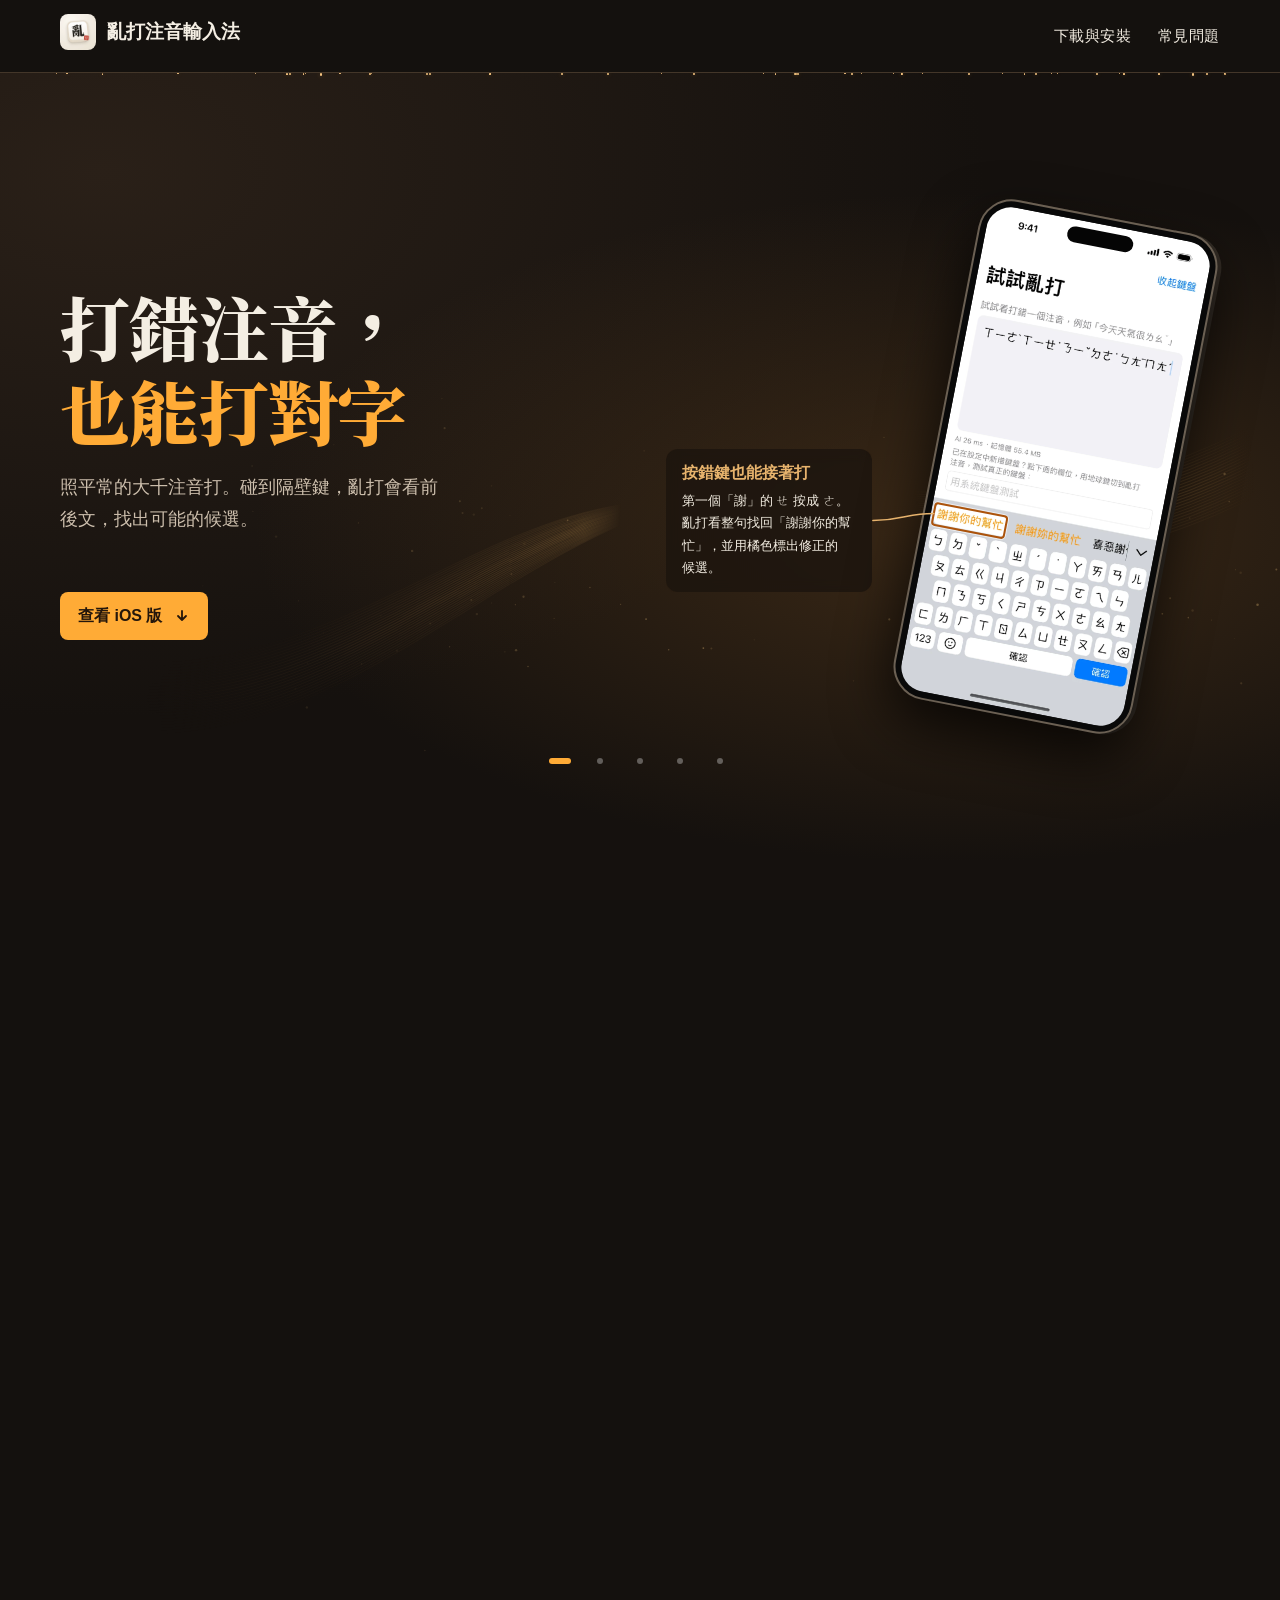
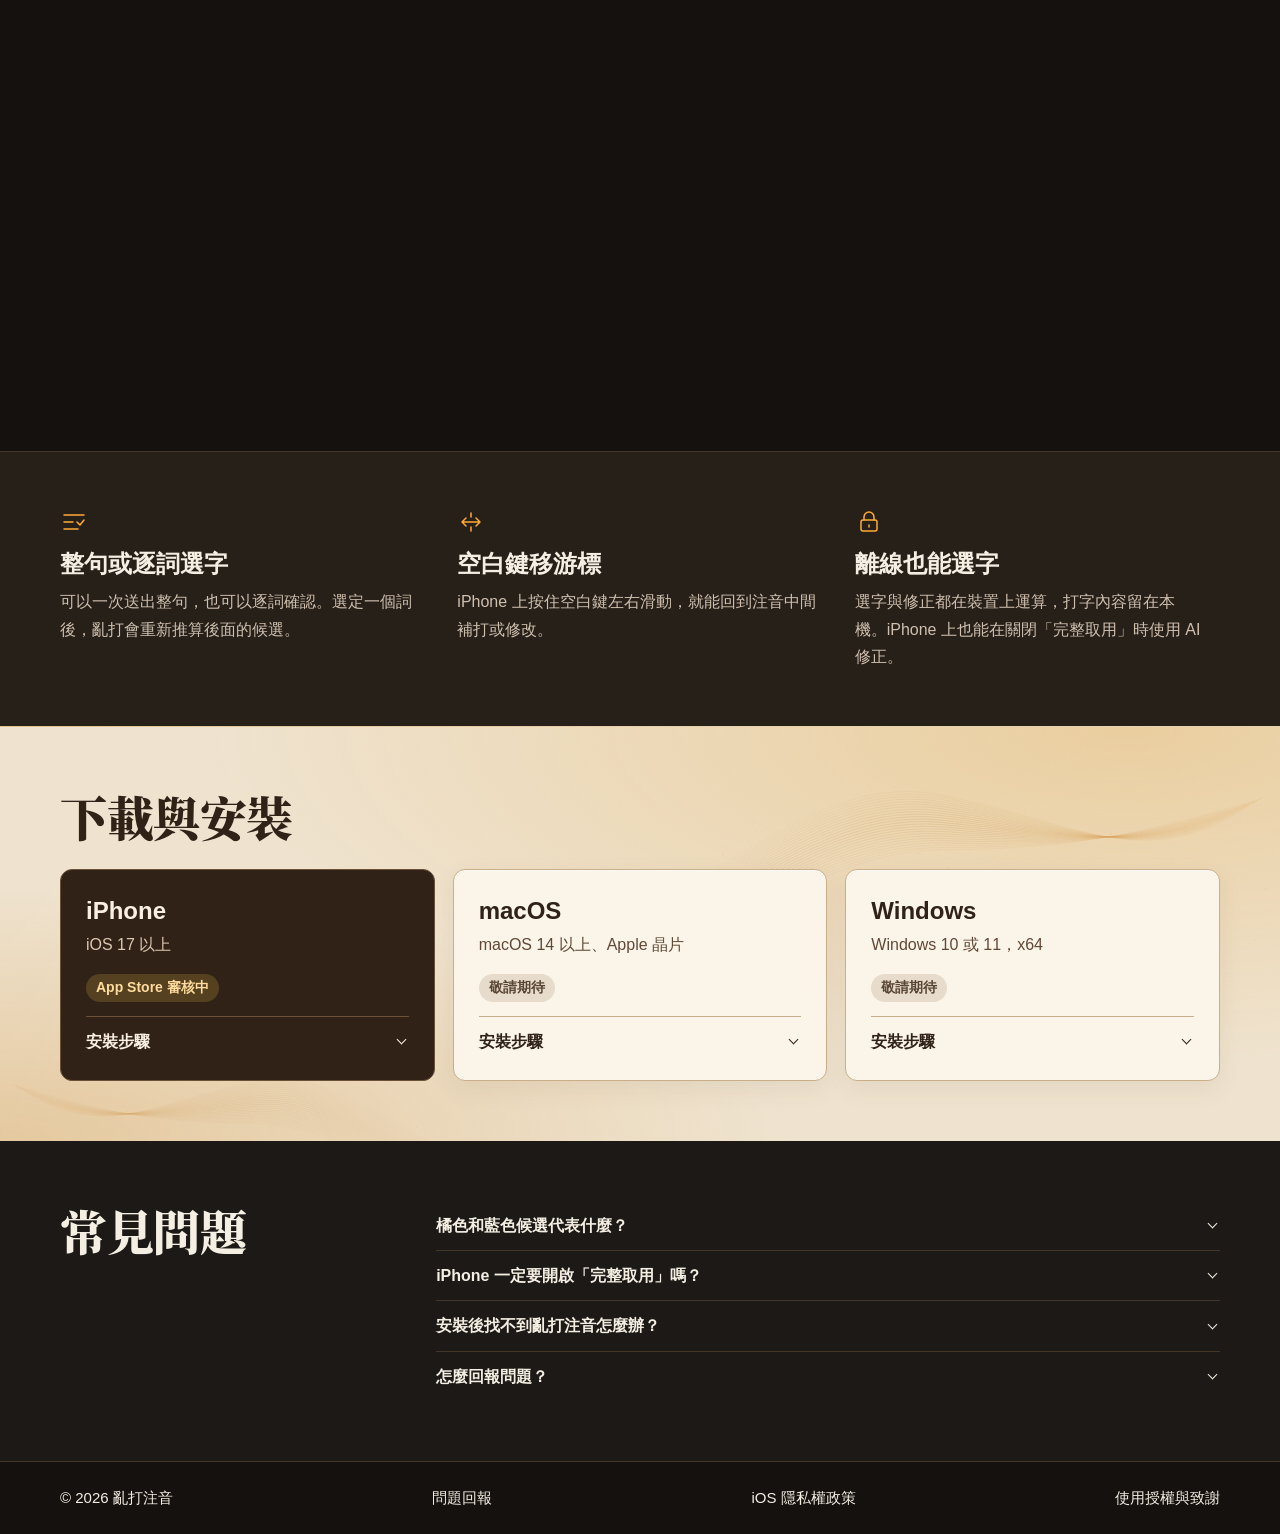
<file: index.html>
<!doctype html>
<html lang="zh-Hant-TW">
<head>
  <meta charset="utf-8">
  <meta name="viewport" content="width=device-width, initial-scale=1">
  <meta name="theme-color" content="#14110e">
  <meta name="description" content="亂打注音是給 iPhone、Mac 和 Windows 的大千注音輸入法。裝置上的 AI 協助修正按錯的注音，也可以省略聲調。">
  <meta property="og:type" content="website">
  <meta property="og:title" content="亂打注音｜打錯注音，也能打對字。">
  <meta property="og:description" content="照平常的大千注音打。按錯鍵、漏打聲調，亂打注音用裝置上的 AI 幫你找回想打的字。">
  <link rel="icon" href="assets/icon.webp" type="image/webp">
  <link rel="stylesheet" href="style.css?v=hero-swipe">
  <script src="site-config.js" defer></script>
  <script src="site.js?v=hero-ios" defer></script>
  <title>亂打注音｜打錯注音，也能打對字。</title>
</head>
<body id="top">
  <a class="skip" href="#main">跳到主要內容</a>
  <header class="top" id="site-header">
    <div class="container top-inner">
      <h1 id="site-title"><a class="brand" href="#top"><img src="assets/icon.webp" alt="" width="36" height="36">亂打注音輸入法</a></h1>
      <nav aria-label="主要導覽">
        <a href="#download">下載與安裝</a>
        <a href="#faq">常見問題</a>
      </nav>
    </div>
  </header>
  <main id="main">
    <section class="hero-band" aria-labelledby="site-title">
      <div class="hero-frame">
        <div class="hero-art" aria-hidden="true"></div>
        <div class="container hero" data-screen="typo" data-copy-side="left">
          <div class="hero-copy">
            <div id="hero-message">
              <div data-copy="typo" aria-hidden="false">
                <h2>打錯注音，<span>也能打對字</span></h2>
                <p>照平常的大千注音打。碰到隔壁鍵，亂打會看前後文，找出可能的候選。</p>
              </div>
              <div data-copy="notone" aria-hidden="true">
                <h2>省略聲調，<span>整句照樣打</span></h2>
                <p>趕著回訊息時，可以省略聲調。整句只打注音，亂打也會幫你找出候選字詞。</p>
              </div>
              <div data-copy="learned" aria-hidden="true">
                <h2>常用詞，<span>自然排前面</span></h2>
                <p>人名和口頭禪打久了，會排在同音詞前面。下次打到同樣的注音，就能更快選到。</p>
              </div>
              <div data-copy="delete" aria-hidden="true">
                <h2>連刪按成 ㄥ，<span>也能接著刪</span></h2>
                <p>連刪按偏成 ㄥ，亂打會收回誤輸的注音，接著刪字。</p>
              </div>
              <div data-copy="swipe" aria-hidden="true">
                <h2>注音和英文，<span>都能一筆滑完</span></h2>
                <p>【購買解鎖】在 iPhone 鍵盤上滑過要打的注音或字母即可選字。搭配 AI 自動糾正，打字效率大提升！</p>
              </div>
            </div>
            <a class="button" id="platform-cta" href="#iphone"><span>查看 iOS 版</span><svg class="button-icon" viewBox="0 0 16 16" aria-hidden="true"><path d="M8 3v9m-4-4 4 4 4-4"/></svg></a>
          </div>
          <figure class="gallery">
            <div class="gallery-stage" data-screen="typo">
              <aside class="gallery-note" id="gallery-note" aria-label="截圖說明">
                <div data-note="typo">
                  <h2>按錯鍵也能接著打</h2>
                  <p>第一個「謝」的 ㄝ 按成 ㄜ。亂打看整句找回「謝謝你的幫忙」，並用橘色標出修正的候選。</p>
                </div>
                <div data-note="notone" hidden>
                  <h2>聲調來不及打也能選字</h2>
                  <p>只打「ㄋㄧㄏㄠ」，候選裡就有「你好」。打得快時，可以省下逐字按聲調的動作。</p>
                </div>
                <div data-note="learned" hidden>
                  <h2>常用詞不用每次重找</h2>
                  <p>「他們」和「她們」同音。常選「她們」，亂打就會把它排到前面，並用藍色標示。</p>
                </div>
                <div data-note="delete" hidden>
                  <h2>想連刪，卻按成 ㄥ？</h2>
                  <p>ㄥ 就在刪除鍵左邊。連按兩下 ㄥ，或交錯快按這兩個鍵，亂打會收回誤輸的 ㄥ，繼續刪字。</p>
                </div>
                <div data-note="swipe" hidden>
                  <h2>一筆滑出「你好」</h2>
                  <p>手指依序滑過 ㄋ、ㄧ、ㄏ、ㄠ，放開就能選「你好」。</p>
                </div>
              </aside>
              <svg class="gallery-connector" aria-hidden="true" focusable="false"><path/></svg>
              <div class="phone-rotor">
                <div class="phone-display">
                  <img id="phone-screen" src="assets/ios-typo.webp" width="704" height="1528" alt="iPhone 試打截圖。第一個謝的注音打錯，候選列以橘色顯示「謝謝你的幫忙」。" aria-describedby="gallery-note" fetchpriority="high">
                  <svg class="swipe-trail" viewBox="0 0 704 1528" aria-hidden="true" focusable="false">
                    <path pathLength="1" d="M142 1213 Q260 1148 438 1135 Q320 1215 164 1290 Q349 1278 582 1213"/>
                    <circle cx="582" cy="1213" r="14"/>
                  </svg>
                  <span class="screen-focus" aria-hidden="true"><span></span></span>
                </div>
              </div>
            </div>
          </figure>
          <div class="gallery-controls" role="group" aria-label="切換 iPhone 試打截圖" hidden>
            <button type="button" data-screen="typo" aria-pressed="true" aria-controls="phone-screen"><span>按錯鍵</span></button>
            <button type="button" data-screen="notone" data-copy-side="right" aria-pressed="false" aria-controls="phone-screen"><span>省略聲調</span></button>
            <button type="button" data-screen="learned" aria-pressed="false" aria-controls="phone-screen"><span>常用詞</span></button>
            <button type="button" data-screen="delete" data-copy-side="right" aria-pressed="false" aria-controls="phone-screen"><span>連刪</span></button>
            <button type="button" data-screen="swipe" aria-pressed="false" aria-controls="phone-screen"><span>滑動輸入</span></button>
          </div>
        </div>
      </div>
    </section>

    <section id="features" class="features-band" aria-label="功能">
      <div class="container features">
        <div>
          <svg class="feature-icon" viewBox="0 0 28 28" aria-hidden="true" focusable="false"><path d="M4 7h20M4 14h9m-9 7h14m-1-7 3 3 4-5"/></svg>
          <h2>整句或逐詞選字</h2>
          <p>可以一次送出整句，也可以逐詞確認。選定一個詞後，亂打會重新推算後面的候選。</p>
        </div>
        <div>
          <svg class="feature-icon" viewBox="0 0 28 28" aria-hidden="true" focusable="false"><path d="M5 14h18m-14-4-4 4 4 4m10-8 4 4-4 4m-5-13v4m0 10v4"/></svg>
          <h2>空白鍵移游標</h2>
          <p>iPhone 上按住空白鍵左右滑動，就能回到注音中間補打或修改。</p>
        </div>
        <div>
          <svg class="feature-icon" viewBox="0 0 28 28" aria-hidden="true" focusable="false"><rect x="6" y="12" width="16" height="11" rx="2"/><path d="M9 12V9a5 5 0 0 1 10 0v3m-5 5v2"/></svg>
          <h2>離線也能選字</h2>
          <p>選字與修正都在裝置上運算，打字內容留在本機。iPhone 上也能在關閉「完整取用」時使用 AI 修正。</p>
        </div>
      </div>
    </section>

    <section id="download" class="download-band">
      <div class="container section">
        <h2>下載與安裝</h2>
        <div class="platforms">
          <article class="platform platform-featured" id="iphone">
            <div class="platform-heading"><h3>iPhone</h3><p>iOS 17 以上</p></div>
            <p class="release-state" data-release="ios">App Store 審核中</p>
            <a class="button release-link" data-link="ios" hidden><span>在 App Store 下載</span><svg class="button-icon" viewBox="0 0 16 16" aria-hidden="true"><path d="M4 12l8-8M6 4h6v6"/></svg></a>
            <details><summary>安裝步驟</summary>
              <ol><li>在 App Store 下載並安裝「亂打注音」。</li><li>到「設定 → 一般 → 鍵盤 → 鍵盤 → 新增鍵盤⋯」，選擇「亂打注音」。</li><li>在文字欄位按地球鍵切換。也可以先在 App 的「試打」分頁體驗。</li></ol>
            </details>
          </article>
          <article class="platform" id="mac">
            <div class="platform-heading"><h3>macOS</h3><p>macOS 14 以上、Apple 晶片</p></div>
            <p class="release-state" data-release="macos">敬請期待</p>
            <a class="button release-link" data-link="macos" hidden><span>下載 macOS Apple 晶片版</span><svg class="button-icon" viewBox="0 0 16 16" aria-hidden="true"><path d="M8 3v9m-4-4 4 4 4-4"/></svg></a>
            <details><summary>安裝步驟</summary>
              <p>敬請期待</p>
            </details>
          </article>
          <article class="platform" id="windows">
            <div class="platform-heading"><h3>Windows</h3><p>Windows 10 或 11，x64</p></div>
            <p class="release-state" data-release="windows">敬請期待</p>
            <a class="button release-link" data-link="windows" hidden><span>下載 Windows x64 版</span><svg class="button-icon" viewBox="0 0 16 16" aria-hidden="true"><path d="M8 3v9m-4-4 4 4 4-4"/></svg></a>
            <details><summary>安裝步驟</summary>
              <p>敬請期待</p>
            </details>
          </article>
        </div>
      </div>
    </section>

    <section id="faq" class="faq-band">
      <div class="container section faq">
        <h2>常見問題</h2>
        <div>
          <details><summary>橘色和藍色候選代表什麼？</summary><p>橘色代表 AI 嘗試修正了輸入的注音，藍色代表你常選的字詞。選定候選後才會送出。</p></details>
          <details><summary>iPhone 一定要開啟「完整取用」嗎？</summary><p>一般打字和 AI 修正可以直接使用。開啟「完整取用」後，鍵盤與 App 可以共用個人詞庫，也能使用按鍵震動和三種按鍵聲。</p></details>
          <details><summary>安裝後找不到亂打注音怎麼辦？</summary><p>在 iPhone 請依照<a href="#iphone">安裝步驟</a>到系統設定新增鍵盤，再按地球鍵切換。</p></details>
          <details><summary>怎麼回報問題？</summary><p>請寄信到 <a href="mailto:luanda@spinboxer.com">luanda@spinboxer.com</a>。使用 iPhone 測試版時，也可以在 TestFlight 選擇「傳送 Beta 版回饋」。遇到選字問題時，可以附上打進去的注音、實際候選和原本想打的字。</p></details>
        </div>
      </div>
    </section>
  </main>
  <footer>
    <div class="container footer-inner">
      <a href="#top">© 2026 亂打注音</a>
      <a href="mailto:luanda@spinboxer.com">問題回報</a>
      <a href="privacy.html">iOS 隱私權政策</a>
      <a href="licenses.html">使用授權與致謝</a>
    </div>
  </footer>
</body>
</html>
</file>
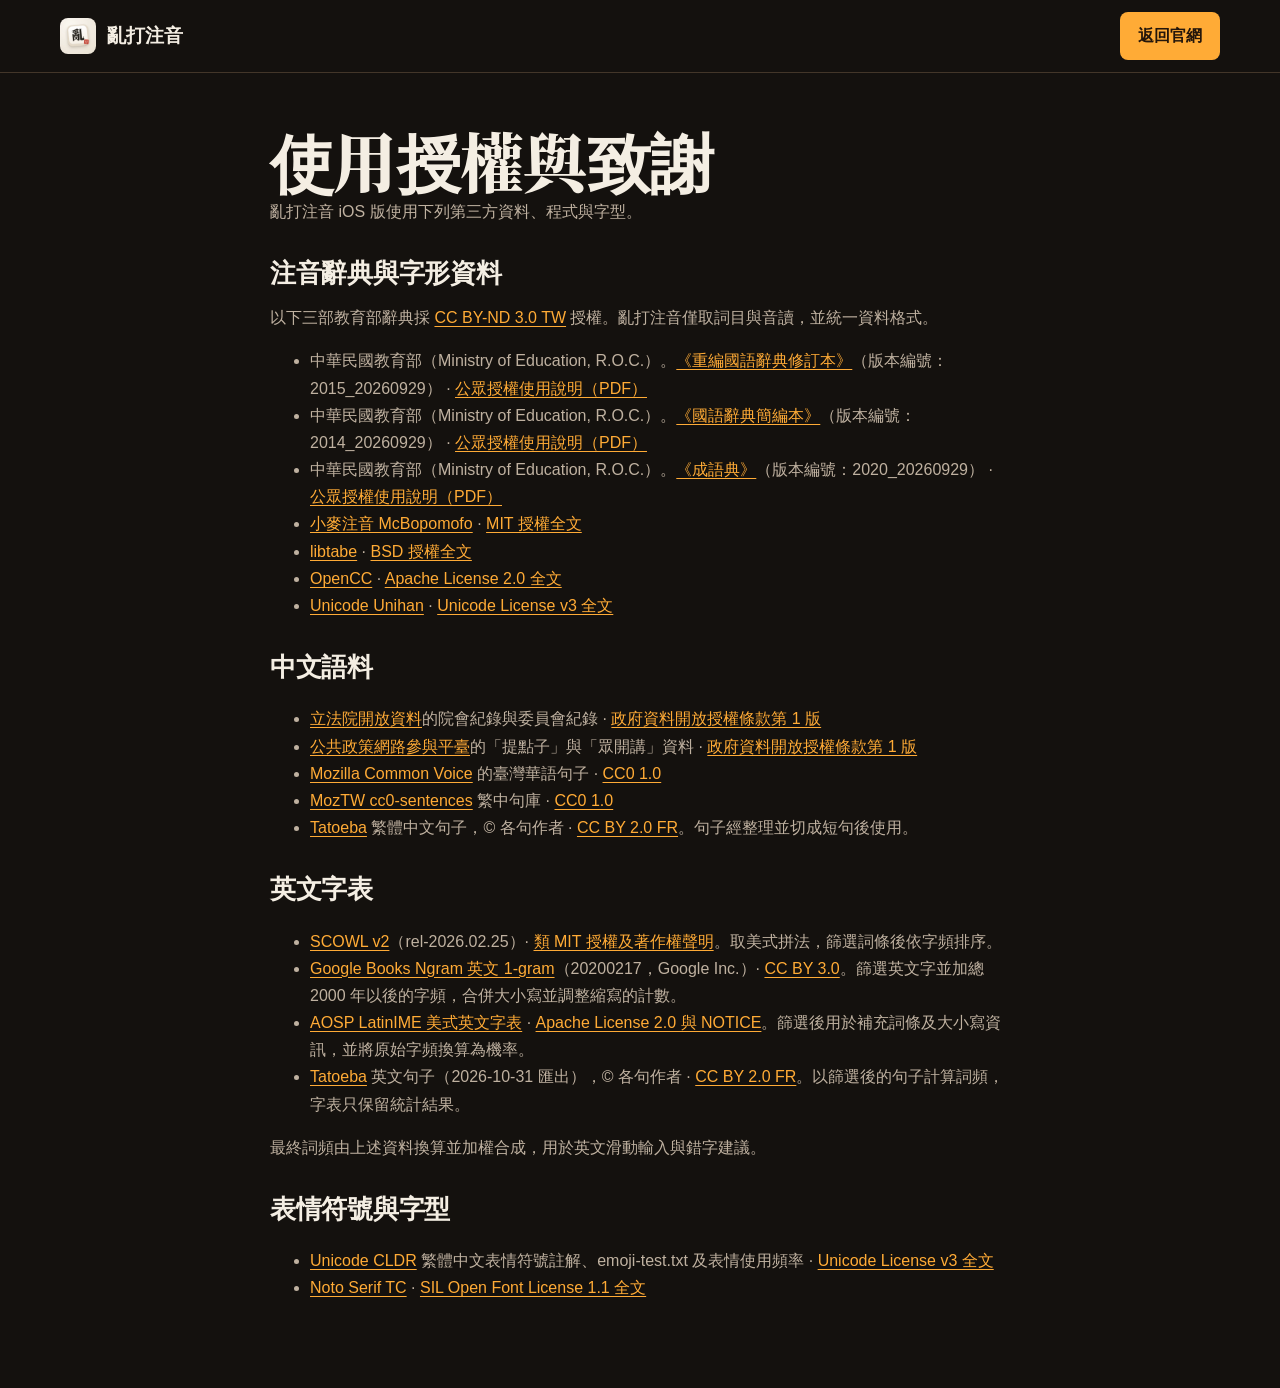
<file: licenses.html>
<!doctype html>
<html lang="zh-Hant-TW">
<head>
  <meta charset="utf-8">
  <meta name="viewport" content="width=device-width, initial-scale=1">
  <meta name="theme-color" content="#14110e">
  <meta name="description" content="亂打注音 iOS 版使用的第三方資料、字表、字型與授權聲明。">
  <link rel="stylesheet" href="style.css">
  <link rel="icon" href="assets/icon.webp" type="image/webp">
  <title>使用授權與致謝｜亂打注音</title>
</head>
<body>
  <header class="top">
    <div class="container top-inner">
      <a class="brand" href="./index.html"><img src="assets/icon.webp" alt="" width="36" height="36">亂打注音</a>
      <a class="button" href="./index.html">返回官網</a>
    </div>
  </header>
  <main class="policy">
    <h1>使用授權與致謝</h1>
    <p>亂打注音 iOS 版使用下列第三方資料、程式與字型。</p>

    <h2>注音辭典與字形資料</h2>
    <p>以下三部教育部辭典採 <a href="https://creativecommons.org/licenses/by-nd/3.0/tw/">CC BY-ND 3.0 TW</a> 授權。亂打注音僅取詞目與音讀，並統一資料格式。</p>
    <ul>
      <li>中華民國教育部（Ministry of Education, R.O.C.）。<a href="http://dict.revised.moe.edu.tw/">《重編國語辭典修訂本》</a>（版本編號：2015_20260929） · <a href="https://language.moe.gov.tw/001/Upload/Files/site_content/M0001/respub/reviseddict_10312.pdf">公眾授權使用說明（PDF）</a></li>
      <li>中華民國教育部（Ministry of Education, R.O.C.）。<a href="http://dict.concised.moe.edu.tw/">《國語辭典簡編本》</a>（版本編號：2014_20260929） · <a href="https://language.moe.gov.tw/001/Upload/Files/site_content/M0001/respub/conciseddict_10312.pdf">公眾授權使用說明（PDF）</a></li>
      <li>中華民國教育部（Ministry of Education, R.O.C.）。<a href="http://dict.idioms.moe.edu.tw/">《成語典》</a>（版本編號：2020_20260929） · <a href="https://language.moe.gov.tw/001/Upload/Files/site_content/M0001/respub/idiomsdict_10409.pdf">公眾授權使用說明（PDF）</a></li>
      <li><a href="https://github.com/openvanilla/McBopomofo">小麥注音 McBopomofo</a> · <a href="licenses/McBopomofo-MIT.txt">MIT 授權全文</a></li>
      <li><a href="https://sourceforge.net/projects/libtabe/">libtabe</a> · <a href="licenses/libtabe-BSD.txt">BSD 授權全文</a></li>
      <li><a href="https://github.com/BYVoid/OpenCC">OpenCC</a> · <a href="licenses/OpenCC-Apache-2.0.txt">Apache License 2.0 全文</a></li>
      <li><a href="https://www.unicode.org/charts/unihan.html">Unicode Unihan</a> · <a href="licenses/Unicode-License-v3.txt">Unicode License v3 全文</a></li>
    </ul>

    <h2>中文語料</h2>
    <ul>
      <li><a href="https://data.ly.gov.tw/">立法院開放資料</a>的院會紀錄與委員會紀錄 · <a href="https://data.gov.tw/license">政府資料開放授權條款第 1 版</a></li>
      <li><a href="https://join.gov.tw/">公共政策網路參與平臺</a>的「提點子」與「眾開講」資料 · <a href="https://data.gov.tw/license">政府資料開放授權條款第 1 版</a></li>
      <li><a href="https://github.com/common-voice/common-voice">Mozilla Common Voice</a> 的臺灣華語句子 · <a href="https://creativecommons.org/publicdomain/zero/1.0/">CC0 1.0</a></li>
      <li><a href="https://github.com/moztw/cc0-sentences">MozTW cc0-sentences</a> 繁中句庫 · <a href="https://creativecommons.org/publicdomain/zero/1.0/">CC0 1.0</a></li>
      <li><a href="https://tatoeba.org/">Tatoeba</a> 繁體中文句子，© 各句作者 · <a href="https://creativecommons.org/licenses/by/2.0/fr/">CC BY 2.0 FR</a>。句子經整理並切成短句後使用。</li>
    </ul>

    <h2>英文字表</h2>
    <ul>
      <li><a href="https://github.com/en-wl/wordlist">SCOWL v2</a>（rel-2026.02.25）· <a href="licenses/SCOWL.txt">類 MIT 授權及著作權聲明</a>。取美式拼法，篩選詞條後依字頻排序。</li>
      <li><a href="https://storage.googleapis.com/books/ngrams/books/20200217/eng/eng-1-ngrams_exports.html">Google Books Ngram 英文 1-gram</a>（20200217，Google Inc.）· <a href="https://creativecommons.org/licenses/by/3.0/">CC BY 3.0</a>。篩選英文字並加總 2000 年以後的字頻，合併大小寫並調整縮寫的計數。</li>
      <li><a href="https://android.googlesource.com/platform/packages/inputmethods/LatinIME/+/refs/heads/main/dictionaries/">AOSP LatinIME 美式英文字表</a> · <a href="licenses/AOSP-LatinIME-NOTICE.txt">Apache License 2.0 與 NOTICE</a>。篩選後用於補充詞條及大小寫資訊，並將原始字頻換算為機率。</li>
      <li><a href="https://tatoeba.org/en/downloads">Tatoeba</a> 英文句子（2026-10-31 匯出），© 各句作者 · <a href="https://creativecommons.org/licenses/by/2.0/fr/">CC BY 2.0 FR</a>。以篩選後的句子計算詞頻，字表只保留統計結果。</li>
    </ul>
    <p>最終詞頻由上述資料換算並加權合成，用於英文滑動輸入與錯字建議。</p>

    <h2>表情符號與字型</h2>
    <ul>
      <li><a href="https://cldr.unicode.org/">Unicode CLDR</a> 繁體中文表情符號註解、emoji-test.txt 及表情使用頻率 · <a href="licenses/Unicode-License-v3.txt">Unicode License v3 全文</a></li>
      <li><a href="https://fonts.google.com/noto/specimen/Noto+Serif+TC">Noto Serif TC</a> · <a href="assets/font-license.txt">SIL Open Font License 1.1 全文</a></li>
    </ul>
  </main>
</body>
</html>
</file>
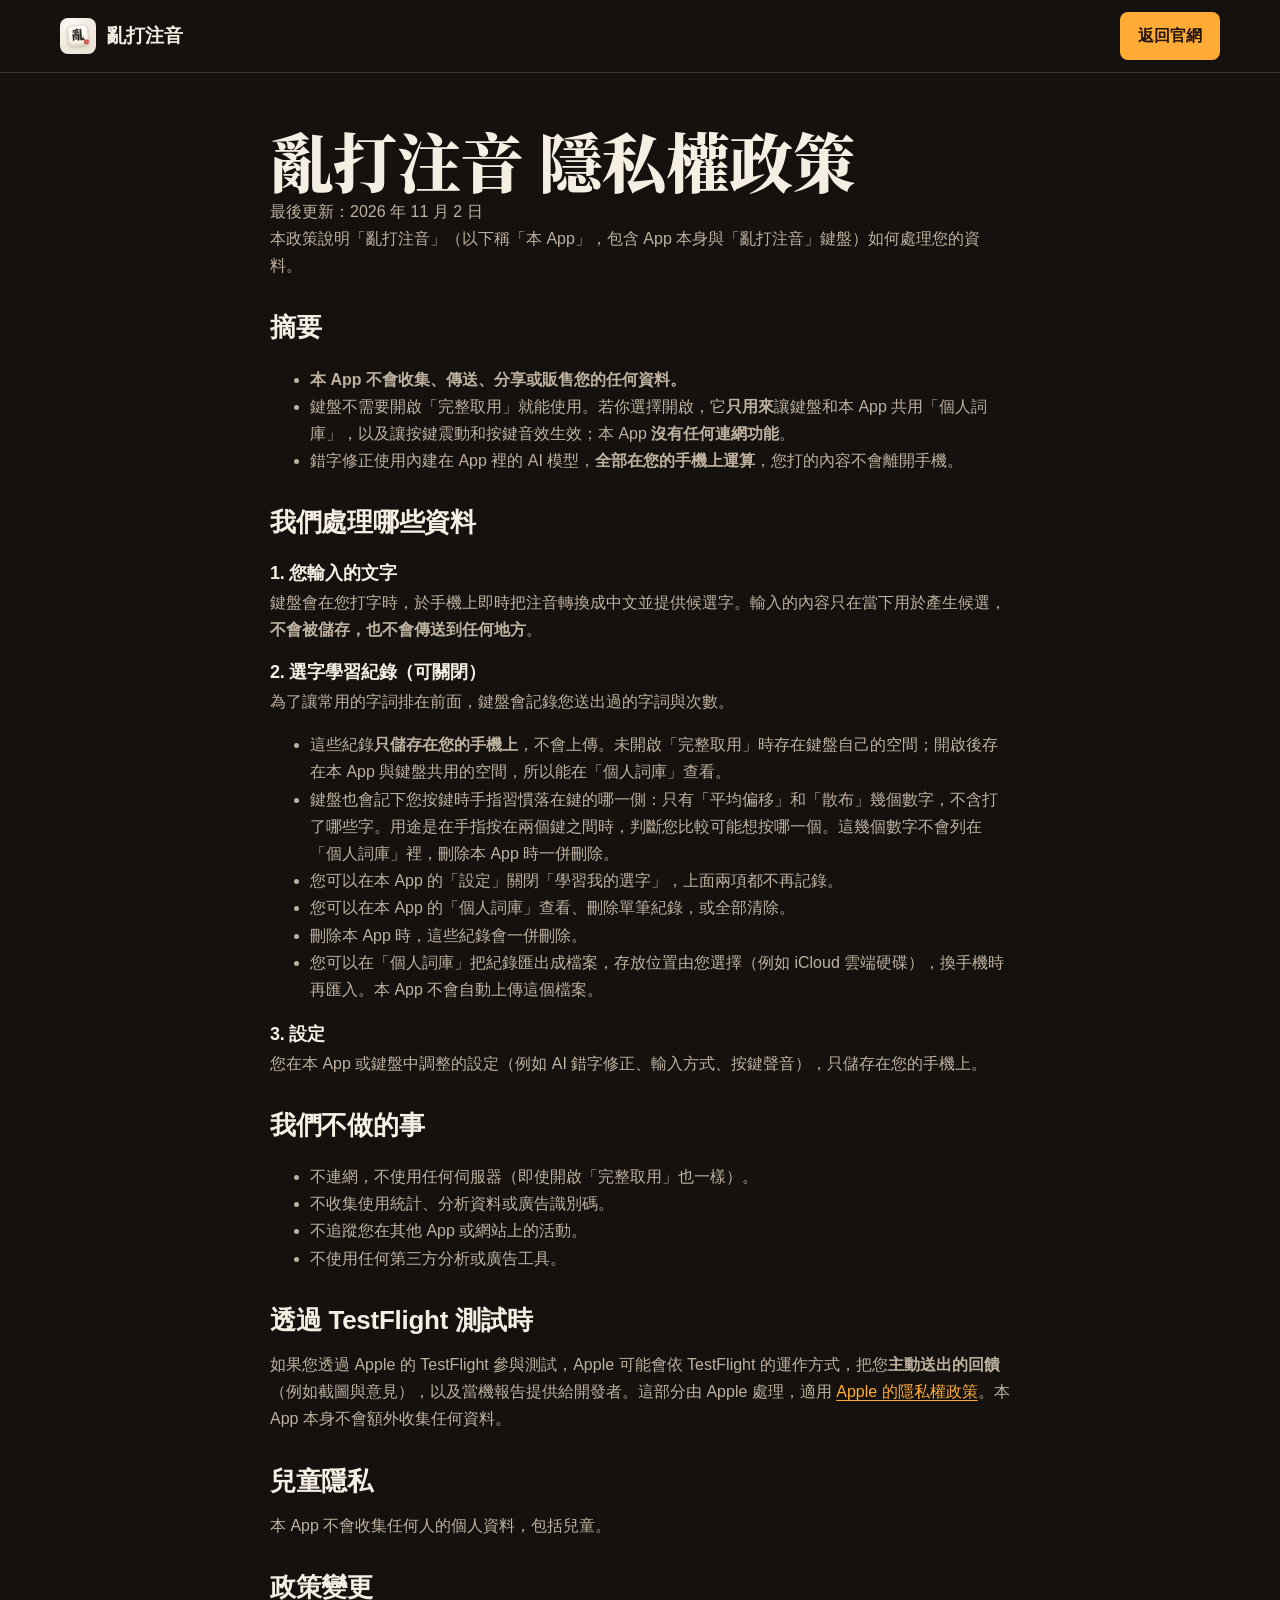
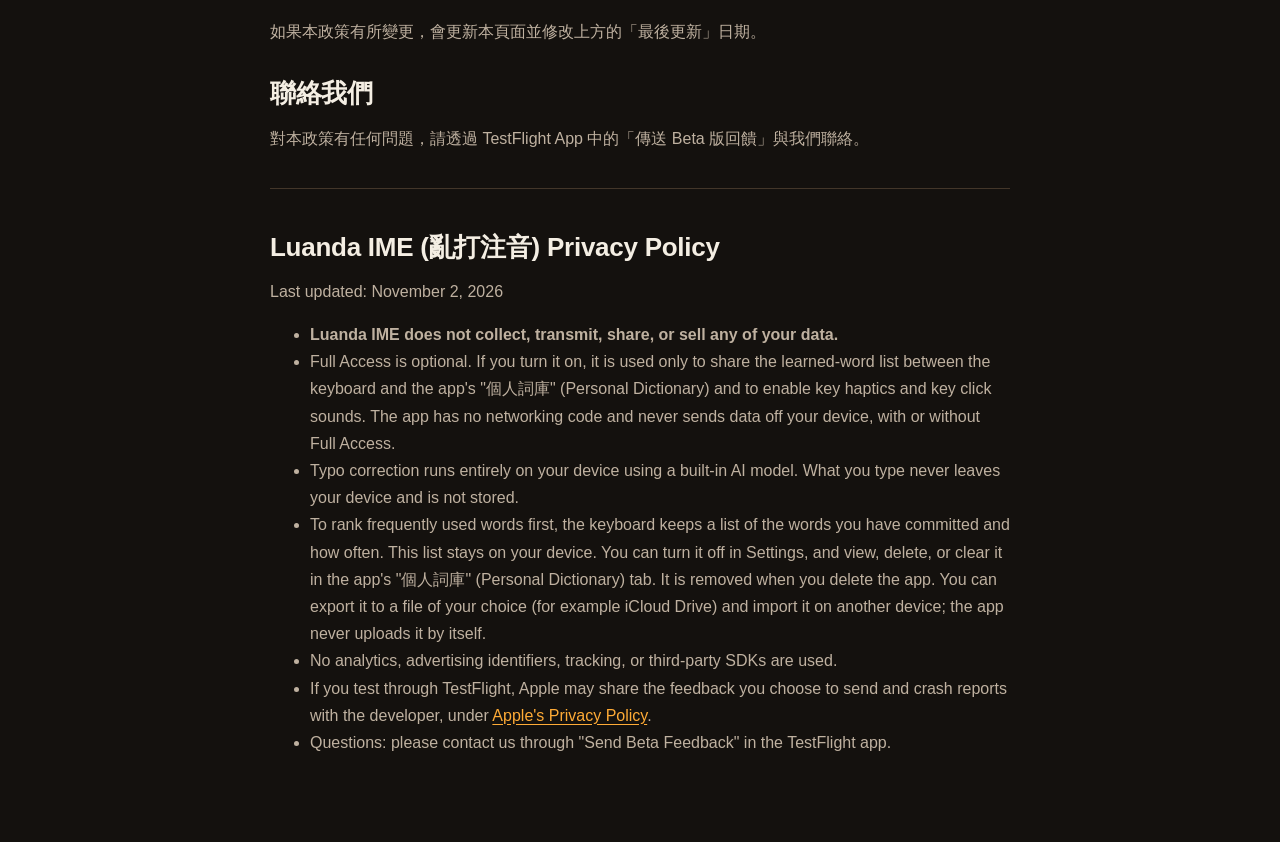
<file: privacy.html>
<!doctype html>
<html lang="zh-Hant-TW">
<head>
  <meta charset="utf-8">
  <meta name="viewport" content="width=device-width, initial-scale=1">
  <meta name="theme-color" content="#14110e">
  <meta name="description" content="亂打注音 iOS App 與鍵盤的隱私權政策。">
  <link rel="stylesheet" href="style.css">
  <link rel="icon" href="assets/icon.webp" type="image/webp">
  <title>iOS 隱私權政策｜亂打注音</title>
</head>
<body>
  <header class="top">
    <div class="container top-inner">
      <a class="brand" href="./index.html"><img src="assets/icon.webp" alt="" width="36" height="36">亂打注音</a>
      <a class="button" href="./index.html">返回官網</a>
    </div>
  </header>
  <main class="policy">
<h1>亂打注音 隱私權政策</h1>
<p>最後更新：2026 年 11 月 2 日</p>
<p>本政策說明「亂打注音」（以下稱「本 App」，包含 App 本身與「亂打注音」鍵盤）如何處理您的資料。</p>
<h2>摘要</h2>
<ul>
<li><strong>本 App 不會收集、傳送、分享或販售您的任何資料。</strong></li>
<li>鍵盤不需要開啟「完整取用」就能使用。若你選擇開啟，它<strong>只用來</strong>讓鍵盤和本 App 共用「個人詞庫」，以及讓按鍵震動和按鍵音效生效；本 App <strong>沒有任何連網功能</strong>。</li>
<li>錯字修正使用內建在 App 裡的 AI 模型，<strong>全部在您的手機上運算</strong>，您打的內容不會離開手機。</li>
</ul>
<h2>我們處理哪些資料</h2>
<h3>1. 您輸入的文字</h3>
<p>鍵盤會在您打字時，於手機上即時把注音轉換成中文並提供候選字。輸入的內容只在當下用於產生候選，<strong>不會被儲存，也不會傳送到任何地方</strong>。</p>
<h3>2. 選字學習紀錄（可關閉）</h3>
<p>為了讓常用的字詞排在前面，鍵盤會記錄您送出過的字詞與次數。</p>
<ul>
<li>這些紀錄<strong>只儲存在您的手機上</strong>，不會上傳。未開啟「完整取用」時存在鍵盤自己的空間；開啟後存在本 App 與鍵盤共用的空間，所以能在「個人詞庫」查看。</li>
<li>鍵盤也會記下您按鍵時手指習慣落在鍵的哪一側：只有「平均偏移」和「散布」幾個數字，不含打了哪些字。用途是在手指按在兩個鍵之間時，判斷您比較可能想按哪一個。這幾個數字不會列在「個人詞庫」裡，刪除本 App 時一併刪除。</li>
<li>您可以在本 App 的「設定」關閉「學習我的選字」，上面兩項都不再記錄。</li>
<li>您可以在本 App 的「個人詞庫」查看、刪除單筆紀錄，或全部清除。</li>
<li>刪除本 App 時，這些紀錄會一併刪除。</li>
<li>您可以在「個人詞庫」把紀錄匯出成檔案，存放位置由您選擇（例如 iCloud 雲端硬碟），換手機時再匯入。本 App 不會自動上傳這個檔案。</li>
</ul>
<h3>3. 設定</h3>
<p>您在本 App 或鍵盤中調整的設定（例如 AI 錯字修正、輸入方式、按鍵聲音），只儲存在您的手機上。</p>
<h2>我們不做的事</h2>
<ul>
<li>不連網，不使用任何伺服器（即使開啟「完整取用」也一樣）。</li>
<li>不收集使用統計、分析資料或廣告識別碼。</li>
<li>不追蹤您在其他 App 或網站上的活動。</li>
<li>不使用任何第三方分析或廣告工具。</li>
</ul>
<h2>透過 TestFlight 測試時</h2>
<p>如果您透過 Apple 的 TestFlight 參與測試，Apple 可能會依 TestFlight 的運作方式，把您<strong>主動送出的回饋</strong>（例如截圖與意見），以及當機報告提供給開發者。這部分由 Apple 處理，適用 <a href="https://www.apple.com/tw/legal/privacy/">Apple 的隱私權政策</a>。本 App 本身不會額外收集任何資料。</p>
<h2>兒童隱私</h2>
<p>本 App 不會收集任何人的個人資料，包括兒童。</p>
<h2>政策變更</h2>
<p>如果本政策有所變更，會更新本頁面並修改上方的「最後更新」日期。</p>
<h2>聯絡我們</h2>
<p>對本政策有任何問題，請透過 TestFlight App 中的「傳送 Beta 版回饋」與我們聯絡。</p><hr><div lang="en"><h2>Luanda IME (亂打注音) Privacy Policy</h2>
<p>Last updated: November 2, 2026</p>
<ul>
<li><strong>Luanda IME does not collect, transmit, share, or sell any of your data.</strong></li>
<li>Full Access is optional. If you turn it on, it is used only to share the learned-word list between the keyboard and the app's "個人詞庫" (Personal Dictionary) and to enable key haptics and key click sounds. The app has no networking code and never sends data off your device, with or without Full Access.</li>
<li>Typo correction runs entirely on your device using a built-in AI model. What you type never leaves your device and is not stored.</li>
<li>To rank frequently used words first, the keyboard keeps a list of the words you have committed and how often. This list stays on your device. You can turn it off in Settings, and view, delete, or clear it in the app's "個人詞庫" (Personal Dictionary) tab. It is removed when you delete the app. You can export it to a file of your choice (for example iCloud Drive) and import it on another device; the app never uploads it by itself.</li>
<li>No analytics, advertising identifiers, tracking, or third-party SDKs are used.</li>
<li>If you test through TestFlight, Apple may share the feedback you choose to send and crash reports with the developer, under <a href="https://www.apple.com/legal/privacy/">Apple's Privacy Policy</a>.</li>
<li>Questions: please contact us through "Send Beta Feedback" in the TestFlight app.</li>
</ul></div>
  </main>
</body>
</html>
</file>
<file: style.css>
@font-face {
  font-family: Luanda Serif;
  src: url("assets/luanda-serif.woff2") format("woff2");
  font-weight: 900;
  font-display: swap;
}

:root {
  color-scheme: dark;
  --paper: #14110e;
  --ink: #f4eee3;
  --muted: #bfb1a0;
  --line: #433629;
  --accent: #ffab36;
  --control-radius: 8px;
  --card-radius: 12px;
  --serif: "Luanda Serif", "Noto Serif TC", "Songti TC", "PMingLiU", serif;
  --sans: -apple-system, BlinkMacSystemFont, "Segoe UI", "Noto Sans TC", "Microsoft JhengHei", sans-serif;
}

*, *::before, *::after { box-sizing: border-box; }
html { scroll-padding-top: var(--site-header-height, 0px); }
body { margin: 0; background: var(--paper); color: var(--ink); font: 16px/1.7 var(--sans); }
h1, h2, h3, p, figure { margin: 0; }
img { display: block; max-width: 100%; }
a { color: inherit; text-decoration: none; }
button { font: inherit; cursor: pointer; }
[hidden] { display: none !important; }
:focus-visible { outline: 2px solid var(--accent); outline-offset: 5px; }
::selection { background: #efd1bc; color: var(--ink); }

.container { width: min(1160px, calc(100% - 88px)); margin-inline: auto; }
.skip { position: absolute; z-index: 3; top: 8px; left: 8px; padding: 10px 16px; background: var(--ink); color: var(--paper); transform: translateY(-150%); }
.skip:focus { transform: none; }
.top { border-bottom: 1px solid var(--line); }
#site-header { position: sticky; top: 0; z-index: 10; background: var(--paper); }
#site-header.is-scrolled { background: #14110ecc; backdrop-filter: blur(10px); }
.skip:focus { z-index: 11; }
.top-inner, .footer-inner { display: flex; justify-content: space-between; align-items: center; gap: 20px; min-height: 72px; }
#site-title { font: inherit; }
.brand { display: inline-flex; align-items: center; gap: 11px; flex: 0 0 auto; font-size: 19px; font-weight: 750; }
.brand img { border-radius: var(--control-radius); }
nav { display: flex; flex-wrap: wrap; gap: 26px; font-size: 15px; letter-spacing: .04em; }
nav a, .footer-inner a { padding-block: 6px; }
nav a:hover, .footer-inner a:hover { color: var(--accent); text-decoration: underline; text-underline-offset: 4px; }
.button { display: inline-flex; align-items: center; justify-content: center; gap: 12px; min-height: 48px; padding: 8px 18px; border-radius: var(--control-radius); background: var(--accent); color: var(--button-ink, #24160b); font-weight: 750; }
.button:hover { background: var(--button-hover, #ffc06a); }
.button-icon { flex: 0 0 16px; width: 16px; height: 16px; fill: none; stroke: currentColor; stroke-width: 1.8; stroke-linecap: round; stroke-linejoin: round; }

.hero-band { border-bottom: 1px solid var(--line); }
.hero-frame { position: relative; isolation: isolate; overflow: hidden; background: radial-gradient(ellipse at 75% 55%, #60401e82, transparent 52%), radial-gradient(ellipse at 8% 12%, #2a2018, transparent 53%), #15110e; }
.hero-art { position: absolute; z-index: -1; inset: 0; overflow: hidden; pointer-events: none; }
.hero-art::before {
  content: "";
  position: absolute;
  inset: 0;
  background: url("assets/gold-lines.svg") center right / cover no-repeat;
  mask-image: var(--wave-edge, linear-gradient(to right, transparent 10%, #000 55%)), var(--note-cutout, linear-gradient(#000, #000));
  mask-composite: intersect;
}
.sand-grain { display: none; position: absolute; top: 0; left: var(--origin); height: 100%; width: var(--size); }
.sand-grain::before { content: ""; position: absolute; top: 0; width: 100%; aspect-ratio: 1; border-radius: 50%; background: #f5c481; box-shadow: 0 0 4px #ecab5366; }

@media (prefers-reduced-motion: no-preference) {
  .hero-art::before { background-image: url("assets/gold-wave.svg"); }
  .sand-grain { display: block; animation: sand-fall var(--duration) cubic-bezier(.32,.14,.68,.9) var(--delay) infinite; }
  .hero-art.is-offscreen .sand-grain { animation-play-state: paused; }
}
@keyframes sand-fall {
  0% { opacity: 0; transform: translate3d(0, -3%, 0); }
  15% { opacity: var(--brightness); }
  78% { opacity: var(--brightness); }
  100% { opacity: 0; transform: translate3d(var(--drift), 103%, 0); }
}
.hero { display: grid; grid-template-areas: "copy gallery" "progress progress"; grid-template-columns: 1fr 1fr; align-items: center; gap: 10px clamp(24px, 4vw, 58px); padding-block: 48px 46px; }
.hero-copy { grid-area: copy; min-width: 0; }
#hero-message { display: grid; margin-bottom: 24px; }
#hero-message > div { grid-area: 1 / 1; }
#hero-message > div[aria-hidden="true"] { visibility: hidden; }
#hero-message h2 { font: 900 clamp(36px, 5.45vw, 79px)/1.2 var(--serif); }
#hero-message h2 span { display: block; color: var(--accent); }
#hero-message p { max-width: 22em; margin-top: 18px; color: #cdbfad; font-size: clamp(16px, 1.4vw, 19px); line-height: 1.8; }
#hero-message p, .gallery-note p, .features p { text-wrap: pretty; }
.gallery-note h2, .features h2 { text-wrap: balance; }
.hero.is-changing-copy #hero-message { opacity: 0; }
@media (prefers-reduced-motion: no-preference) {
  #hero-message { transition: opacity .16s ease; }
}
.gallery { grid-area: gallery; min-width: 0; }
@media (min-width: 701px) {
  .hero[data-copy-side="right"] { grid-template-areas: "gallery copy" "progress progress"; }
}
.gallery-stage { --annotation: #e7b36d; --screen-outline: #ac530b; --focus-width: 33%; position: relative; display: grid; grid-template-areas: "note phone"; grid-template-columns: minmax(0, .63fr) minmax(0, 1fr); place-items: center; gap: clamp(12px, 1.5vw, 22px); min-height: 522px; padding-block: 18px 10px; perspective: 900px; }
.gallery-stage[data-screen="notone"] { --focus-width: 13%; --annotation: #ead8ac; --screen-outline: #735323; --phone-angle: 3deg; --phone-angle-small: 1deg; --note-offset: 25px; }
.gallery-stage[data-screen="learned"] { --focus-width: 13%; --annotation: #8fb8e8; --screen-outline: #2266a9; --phone-angle: 8deg; --phone-angle-small: 4deg; --note-offset: 65px; }
.gallery-stage[data-screen="delete"] { --focus-top: 81.9%; --focus-left: 81.7%; --focus-width: 17.3%; --focus-height: 5.1%; --phone-angle: -8deg; --phone-angle-small: -5deg; --note-offset: clamp(84px, 24svh, 236px); grid-template-areas: "phone note"; grid-template-columns: minmax(0, 1fr) minmax(0, .63fr); }
.gallery-stage[data-screen="swipe"] { --focus-width: 13%; --phone-angle: 5deg; --phone-angle-small: 2deg; --note-offset: 88px; }
.gallery-note { grid-area: note; position: relative; z-index: 1; justify-self: stretch; margin-top: var(--note-offset, clamp(46px, 12svh, 118px)); padding: clamp(10px, 1.05vw, 14px) clamp(11px, 1.25vw, 18px); border-radius: var(--card-radius); background: #1c150ecc; backdrop-filter: blur(6px); }
.gallery-note h2 { margin-bottom: 6px; color: var(--annotation); font-size: clamp(15px, 1.24vw, 18px); line-height: 1.4; }
.gallery-note p { color: var(--ink); font-size: clamp(13px, 1.05vw, 15px); line-height: 1.65; }
.gallery-connector { position: absolute; z-index: 3; inset: 0; width: 100%; height: 100%; overflow: visible; pointer-events: none; }
.gallery-connector path { fill: none; stroke: var(--annotation); stroke-width: 1.5; stroke-linecap: round; }
.gallery-stage.is-flipping :is(.gallery-connector, .gallery-note) { opacity: 0; }
@media (prefers-reduced-motion: no-preference) {
  .gallery-connector, .gallery-note { transition: opacity .16s ease; }
}
.phone-rotor { grid-area: phone; position: relative; z-index: 2; rotate: var(--phone-angle, 11deg); width: min(100%, clamp(190px, 19vw, 270px)); padding: 6px; border: 2px solid #6b6053; border-radius: 34px; background: #090909; box-shadow: 0 24px 55px #000b, 4px 0 0 #332c25; }
.phone-display { position: relative; }
.phone-rotor img { width: 100%; height: auto; border-radius: 25px; }
.swipe-trail { display: none; position: absolute; inset: 0; width: 100%; height: 100%; pointer-events: none; }
.gallery-stage[data-screen="swipe"] .swipe-trail { display: block; }
.swipe-trail path { fill: none; stroke: #c96e0b; stroke-width: 13; stroke-linecap: round; stroke-linejoin: round; }
.swipe-trail circle { fill: #fff3da; stroke: #c96e0b; stroke-width: 7; }
@media (prefers-reduced-motion: no-preference) {
  .swipe-trail path { stroke-dasharray: 1; animation: trace-swipe .32s ease-out both; }
  .swipe-trail circle { animation: show-swipe-end .12s .2s both; }
}
@keyframes trace-swipe { from { stroke-dashoffset: 1; } to { stroke-dashoffset: 0; } }
@keyframes show-swipe-end { from { opacity: 0; } to { opacity: 1; } }
.phone-rotor::after { content: ""; position: absolute; top: 13px; left: 50%; width: 28%; height: 16px; transform: translateX(-50%); border-radius: 99px; background: #050505; }
.screen-focus { position: absolute; top: var(--focus-top, 61.7%); left: var(--focus-left, 1.1%); width: var(--focus-width); height: var(--focus-height, 4.8%); border: 2px solid var(--screen-outline); border-radius: 4px; box-shadow: 0 0 0 1px #fff9; pointer-events: none; }
.screen-focus span { position: absolute; top: 50%; left: -2px; }
.gallery-stage[data-screen="delete"] .screen-focus span { left: auto; right: -2px; }
.gallery-controls { grid-area: progress; display: flex; justify-content: center; justify-self: center; flex-wrap: wrap; gap: 4px 12px; }
.gallery-controls button { position: relative; min-height: 42px; padding: 5px 9px; border: 0; background: none; color: var(--muted); font-size: 15px; }
.gallery-controls button:hover { color: var(--accent); }
.gallery-controls button[aria-pressed="true"] { color: var(--accent); font-weight: 700; }

@media (min-width: 701px) {
  .gallery-controls { gap: 0; }
  .gallery-controls button { display: grid; place-items: center; width: 40px; min-height: 36px; border: 0; }
  .gallery-controls button::before { content: ""; width: 6px; height: 6px; border-radius: 99px; background: #ffffff50; }
  .gallery-controls button:hover::before { background: #fff9; }
  .gallery-controls button[aria-pressed="true"]::before { width: 22px; background: var(--accent); }
  .gallery-controls button span { position: absolute; width: 1px; height: 1px; overflow: hidden; clip-path: inset(50%); white-space: nowrap; }
}
@media (min-width: 701px) and (prefers-reduced-motion: no-preference) {
  .gallery-controls button::before { transition: width .2s ease, background-color .2s ease; }
}

.features-band { background: #272019; --muted: #cfc0af; }
.features { display: grid; grid-template-columns: repeat(3, minmax(0, 1fr)); gap: 32px; padding-block: 56px; }
.feature-icon { display: block; width: 28px; height: 28px; margin-bottom: 12px; fill: none; stroke: var(--accent); stroke-width: 1.5; stroke-linecap: round; stroke-linejoin: round; }
.features h2 { margin-bottom: 8px; font-size: clamp(19px, 2.1vw, 24px); line-height: 1.35; }
.features p, .platform p, details p, details ol { color: var(--muted); }
.section { padding-block: 60px; }
.section > h2 { margin-bottom: 23px; font: 900 clamp(31px, 4vw, 47px)/1.25 var(--serif); }
.download-band {
  position: relative;
  isolation: isolate;
  color-scheme: light;
  --ink: #302217;
  --muted: #5f4836;
  --line: #c9ae8c;
  --accent: #873b18;
  --button-ink: #fff7e9;
  --button-hover: #6a2b11;
  border-top: 1px solid #d9b77f66;
  background:
    radial-gradient(ellipse at 88% 0%, #eace9f 0%, transparent 58%),
    radial-gradient(ellipse at 0% 100%, #e5c99f 0%, transparent 44%),
    #efe3cf;
  color: var(--ink);
}
.download-band::before, .download-band::after {
  content: "";
  position: absolute;
  z-index: -1;
  pointer-events: none;
  mix-blend-mode: multiply;
}
.download-band::before {
  inset: 0;
  background: url("assets/gold-lines.svg") right top clamp(-212px, -14vw, -122px) / clamp(720px, 83vw, 1240px) auto no-repeat;
  opacity: .85;
  mask-image: linear-gradient(110deg, transparent 18%, #000 62%);
}
.download-band::after {
  inset: auto auto 0 0;
  width: min(77%, 920px);
  height: clamp(118px, 18vw, 205px);
  background: url("assets/gold-lines.svg") right bottom clamp(-183px, -12vw, -110px) / clamp(560px, 62vw, 900px) auto no-repeat;
  transform: scaleX(-1);
  opacity: .68;
  mask-image: linear-gradient(154deg, transparent 14%, #000 66%);
}
.platforms { display: grid; grid-template-columns: repeat(3, minmax(0, 1fr)); gap: 18px; align-items: start; }
.platform { min-width: 0; padding: clamp(16px, 2.2vw, 25px); border: 1px solid var(--line); border-radius: var(--card-radius); background: #fbf4e8; }
.platform:not(.platform-featured) { box-shadow: inset 0 1px #fff8, 0 8px 24px #5a3a1a14; }
.platform h3 { font-size: 24px; line-height: 1.3; }
.platform-heading p { margin-top: 5px; }
.platform .release-state { display: table; margin-top: 16px; padding: 2px 10px; border-radius: 99px; background: #e7dccb; color: #594635; font-size: .875rem; font-weight: 650; }
.platform-featured { --ink: #f9efe3; --muted: #dcc8b2; --line: #6b5138; --accent: #ffab36; --button-ink: #24160b; --button-hover: #ffc06a; background: #302216; color: var(--ink); }
.platform-featured .release-state { background: #554020; color: #ffdc9e; }
.platform .release-state[data-ready] { background: #dcebd7; color: #2e512d; }
.platform-featured .release-state[data-ready] { background: #354e32; color: #e3f7dc; }
.release-link { margin-top: 16px; }
.platform details { margin-top: 14px; border-top: 1px solid var(--line); }
summary { display: flex; justify-content: space-between; align-items: center; gap: 16px; padding-block: 11px; font-weight: 650; list-style: none; cursor: pointer; }
summary::-webkit-details-marker { display: none; }
summary::after { content: ""; display: block; width: 7px; height: 7px; flex: 0 0 auto; margin-right: 4px; border-right: 1.5px solid currentColor; border-bottom: 1.5px solid currentColor; transform: translateY(-2px) rotate(45deg); }
details[open] > summary::after { transform: translateY(2px) rotate(225deg); }
.platform summary { padding-bottom: 0; }
details ol { padding-left: 22px; margin: 11px 0 0; overflow-wrap: anywhere; }
details li + li { margin-top: 6px; }
.faq-band { background: #1d1916; }
.faq { display: grid; grid-template-columns: .62fr 1.38fr; gap: 24px; }
@media (min-width: 701px) {
  .faq > h2 { position: sticky; top: calc(var(--site-header-height, 0px) + 46px); align-self: start; }
}
.faq details + details { border-top: 1px solid var(--line); }
.faq p { padding-bottom: 12px; }
.faq p a, .policy a:not(.button) { color: var(--accent); text-decoration: underline; text-underline-offset: 3px; }

footer { border-top: 1px solid var(--line); }
.footer-inner { flex-wrap: wrap; row-gap: 4px; font-size: 15px; }
.policy { width: min(740px, calc(100% - 42px)); margin-inline: auto; padding-block: 48px 70px; overflow-wrap: anywhere; }
.policy h1 { font: 900 clamp(34px, 6vw, 64px)/1.2 var(--serif); }
.policy h2 { margin: 26px 0 9px; font-size: 26px; }
.policy h3 { margin-top: 14px; font-size: 18px; }
#hero-message h2, .section > h2, .policy :is(h1, h2, h3) { letter-spacing: -.01em; font-feature-settings: "palt"; }
.policy li, .policy p { color: var(--muted); }
.policy hr { border: 0; border-top: 1px solid var(--line); margin: 36px 0; }

@media (max-width: 900px) {
  .container { width: calc(100% - 56px); }
  .hero { gap: 28px; padding-block: 44px 43px; }
  .gallery-stage { min-height: 420px; }
  .phone-rotor { rotate: var(--phone-angle-small, 6deg); width: min(100%, 174px); border-radius: 27px; }
  .phone-rotor img { border-radius: 20px; }
  .phone-rotor::after { top: 11px; height: 12px; }
  .features { gap: 22px; }
  .platforms { gap: 12px; }
}

@media (max-width: 700px) {
  .download-band::before { background-position: right -55px top -115px; background-size: 650px auto; }
  .container { width: calc(100% - 36px); }
  .top-inner { min-height: 64px; gap: 8px; }
  .brand { gap: 7px; font-size: 16px; }
  .brand img { width: 33px; height: 33px; }
  nav { gap: 12px; font-size: 14px; }
  .hero, .features, .platforms, .faq { grid-template-columns: 1fr; }
  .hero { grid-template-areas: "copy" "gallery" "progress"; gap: 16px; padding-block: 34px 29px; }
  .hero-art::before { --wave-edge: linear-gradient(transparent 26%, #000 66%); background-position: 64% center; }
  #hero-message { margin-bottom: 19px; }
  #hero-message h2 { font-size: clamp(32px, 8.2vw, 54px); }
  #hero-message p { margin-top: 12px; }
  .gallery-stage, .gallery-stage[data-screen="delete"] { grid-template-areas: "phone" "note"; grid-template-columns: 1fr; min-height: 0; gap: 15px; padding: 14px 0 0; }
  .phone-rotor { width: min(52%, 172px); }
  .gallery-note { margin-top: 0; padding: 12px 15px; }
  .gallery-connector { display: none; }
  .gallery-controls button[aria-pressed="true"]::after { content: ""; position: absolute; left: 50%; bottom: 2px; width: 24px; height: 2px; border-radius: 99px; background: currentColor; transform: translateX(-50%); }
  .features { gap: 24px; padding-block: 40px; }
  .features h2 { margin-bottom: 4px; }
  .section { padding-block: 39px; }
  .section > h2 { margin-bottom: 15px; }
  .faq { gap: 0; }
}

.hero-band.is-scroll-story { --story-height: calc(100svh - var(--site-header-height, 0px)); --story-travel: clamp(870px, 128svh, 1250px); min-height: calc(var(--story-height) + var(--story-travel)); }
.is-scroll-story .hero-frame { position: sticky; top: var(--site-header-height, 0px); display: grid; align-items: center; min-height: var(--story-height); }
.is-scroll-story .hero { row-gap: 12px; padding-block: clamp(10px, 2.8svh, 28px); }
.is-scroll-story .gallery-stage { min-height: 0; }
.is-scroll-story :is(.gallery-connector, .gallery-note, #hero-message) { transition-duration: .075s; }
.is-scroll-story .phone-rotor { width: min(100%, clamp(174px, 19vw, 270px), calc((var(--story-height) - 180px) * .46)); }

@media (max-width: 700px) {
  .is-scroll-story .hero { gap: 12px; padding-block: 12px; }
  .is-scroll-story .phone-rotor { width: min(52%, 165px, calc((var(--story-height) - 416px) * .46)); }
}

@media (max-width: 375px) {
  .gallery-controls { column-gap: 5px; }
  .gallery-controls button { padding-inline: 7px; }
}
</file>
